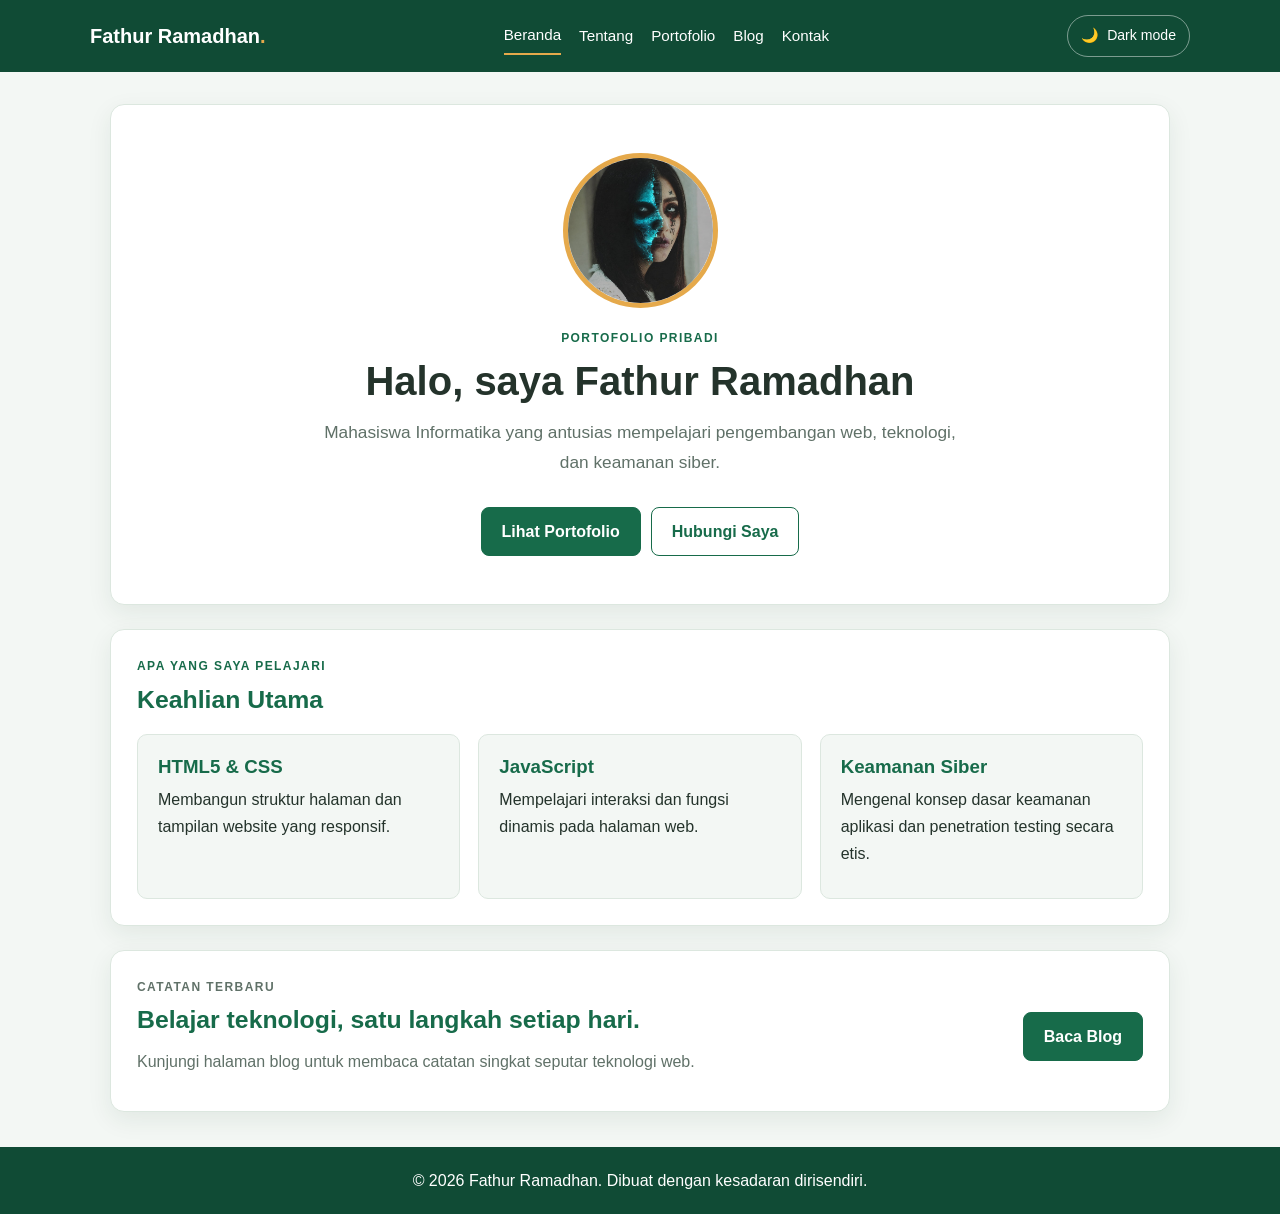
<file: index.html>
<!DOCTYPE html>
<html lang="id">
<head>
  <meta charset="UTF-8">
  <meta name="viewport" content="width=device-width, initial-scale=1.0">
  <meta name="description" content="Website portofolio dan blog teknologi Fathur Ramadhan.">
  <title>Beranda | Portofolio Fathur Ramadhan</title>
  <link rel="stylesheet" href="style.css">
  <script src="script.js" defer></script>
</head>
<body>
  <header class="site-header">
    <div class="isi header-inner">
      <a class="brand" href="index.html">Fathur Ramadhan<span>.</span></a>
      <nav aria-label="Navigasi utama">
        <a href="index.html" class="aktif">Beranda</a>
        <a href="tentang.html" >Tentang</a>
        <a href="portofolio.html" >Portofolio</a>
        <a href="blog.html" >Blog</a>
        <a href="kontak.html" >Kontak</a>
      </nav>
      <button class="theme-toggle" type="button" aria-label="Aktifkan mode gelap" aria-pressed="false">
        <span class="theme-icon" aria-hidden="true">🌙</span>
        <span class="theme-label">Dark mode</span>
      </button>
    </div>
  </header>

  <main>
    <section class="hero">
      <img src="foto.jpeg" alt="Foto profil Fathur Ramadhan" class="foto-profil">
      <p class="eyebrow">PORTOFOLIO PRIBADI</p>
      <h1>Halo, saya Fathur Ramadhan</h1>
      <p class="lead">Mahasiswa Informatika yang antusias mempelajari pengembangan web, teknologi, dan keamanan siber.</p>
      <div class="hero-actions">
        <a href="portofolio.html" class="tombol">Lihat Portofolio</a>
        <a href="kontak.html" class="tombol tombol-outline">Hubungi Saya</a>
      </div>
    </section>

    <section>
      <div class="section-heading">
        <p class="eyebrow">APA YANG SAYA PELAJARI</p>
        <h2>Keahlian Utama</h2>
      </div>
      <div class="skill-grid">
        <article class="info-card"><h3>HTML5 &amp; CSS</h3><p>Membangun struktur halaman dan tampilan website yang responsif.</p></article>
        <article class="info-card"><h3>JavaScript</h3><p>Mempelajari interaksi dan fungsi dinamis pada halaman web.</p></article>
        <article class="info-card"><h3>Keamanan Siber</h3><p>Mengenal konsep dasar keamanan aplikasi dan penetration testing secara etis.</p></article>
      </div>
    </section>

    <section class="callout">
      <div>
        <p class="eyebrow">CATATAN TERBARU</p>
        <h2>Belajar teknologi, satu langkah setiap hari.</h2>
        <p>Kunjungi halaman blog untuk membaca catatan singkat seputar teknologi web.</p>
      </div>
      <a href="blog.html" class="tombol">Baca Blog</a>
    </section>
  </main>

  <footer>
    <p>&copy; 2026 Fathur Ramadhan. Dibuat dengan kesadaran dirisendiri.</p>
  </footer>
</body>
</html>
</file>
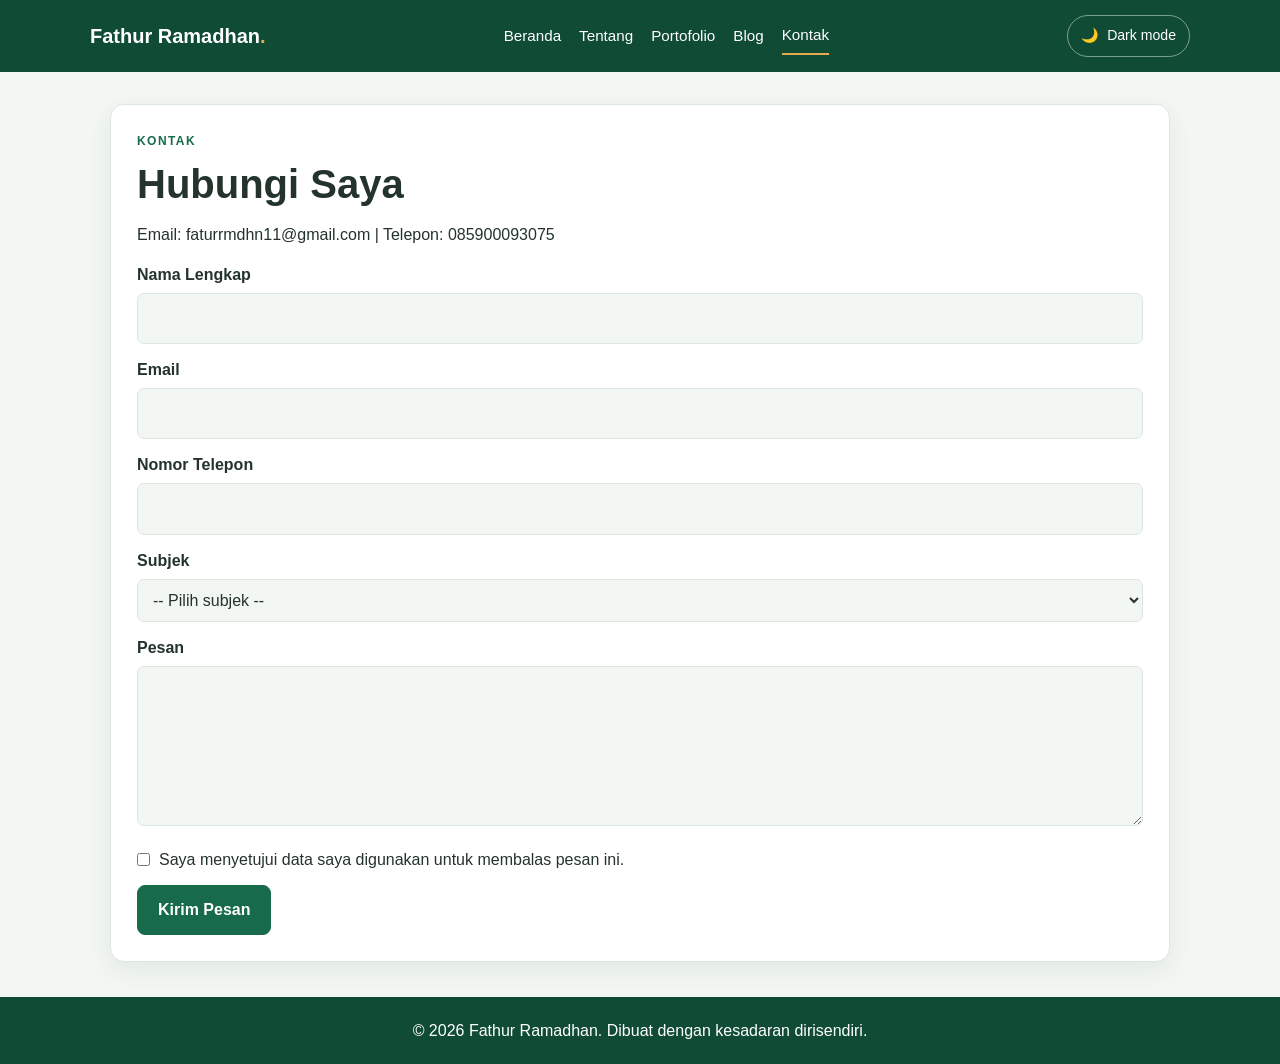
<file: kontak.html>
<!DOCTYPE html>
<html lang="id">
<head>
  <meta charset="UTF-8">
  <meta name="viewport" content="width=device-width, initial-scale=1.0">
  <meta name="description" content="Website portofolio dan blog teknologi Fathur Ramadhan.">
  <title>Kontak | Fathur Ramadhan</title>
  <link rel="stylesheet" href="style.css">
  <script src="script.js" defer></script>
</head>
<body>
  <header class="site-header">
    <div class="isi header-inner">
      <a class="brand" href="index.html">Fathur Ramadhan<span>.</span></a>
      <nav aria-label="Navigasi utama">
        <a href="index.html" >Beranda</a>
        <a href="tentang.html" >Tentang</a>
        <a href="portofolio.html" >Portofolio</a>
        <a href="blog.html" >Blog</a>
        <a href="kontak.html" class="aktif">Kontak</a>
      </nav>
      <button class="theme-toggle" type="button" aria-label="Aktifkan mode gelap" aria-pressed="false">
        <span class="theme-icon" aria-hidden="true">🌙</span>
        <span class="theme-label">Dark mode</span>
      </button>
    </div>
  </header>

  <main>
    <section>
      <p class="eyebrow">KONTAK</p>
      <h1>Hubungi Saya</h1>
      <p>Email: faturrmdhn11@gmail.com | Telepon: 085900093075</p>
      <form action="#" method="post">
        <label for="nama">Nama Lengkap</label>
        <input type="text" id="nama" name="nama" required minlength="3">
        <label for="email">Email</label>
        <input type="email" id="email" name="email" required>
        <label for="telp">Nomor Telepon</label>
        <input type="tel" id="telp" name="telp" pattern="[0-9]{10,13}" title="Masukkan 10-13 digit angka">
        <label for="subjek">Subjek</label>
        <select id="subjek" name="subjek" required>
          <option value="">-- Pilih subjek --</option>
          <option>Kerja sama</option><option>Pertanyaan</option><option>Lainnya</option>
        </select>
        <label for="pesan">Pesan</label>
        <textarea id="pesan" name="pesan" rows="5" required></textarea>
        <label class="checkbox-label"><input type="checkbox" name="setuju" required> Saya menyetujui data saya digunakan untuk membalas pesan ini.</label>
        <button type="submit" class="tombol">Kirim Pesan</button>
      </form>
    </section>
  </main>

  <footer>
    <p>&copy; 2026 Fathur Ramadhan. Dibuat dengan kesadaran dirisendiri.</p>
  </footer>
</body>
</html>
</file>
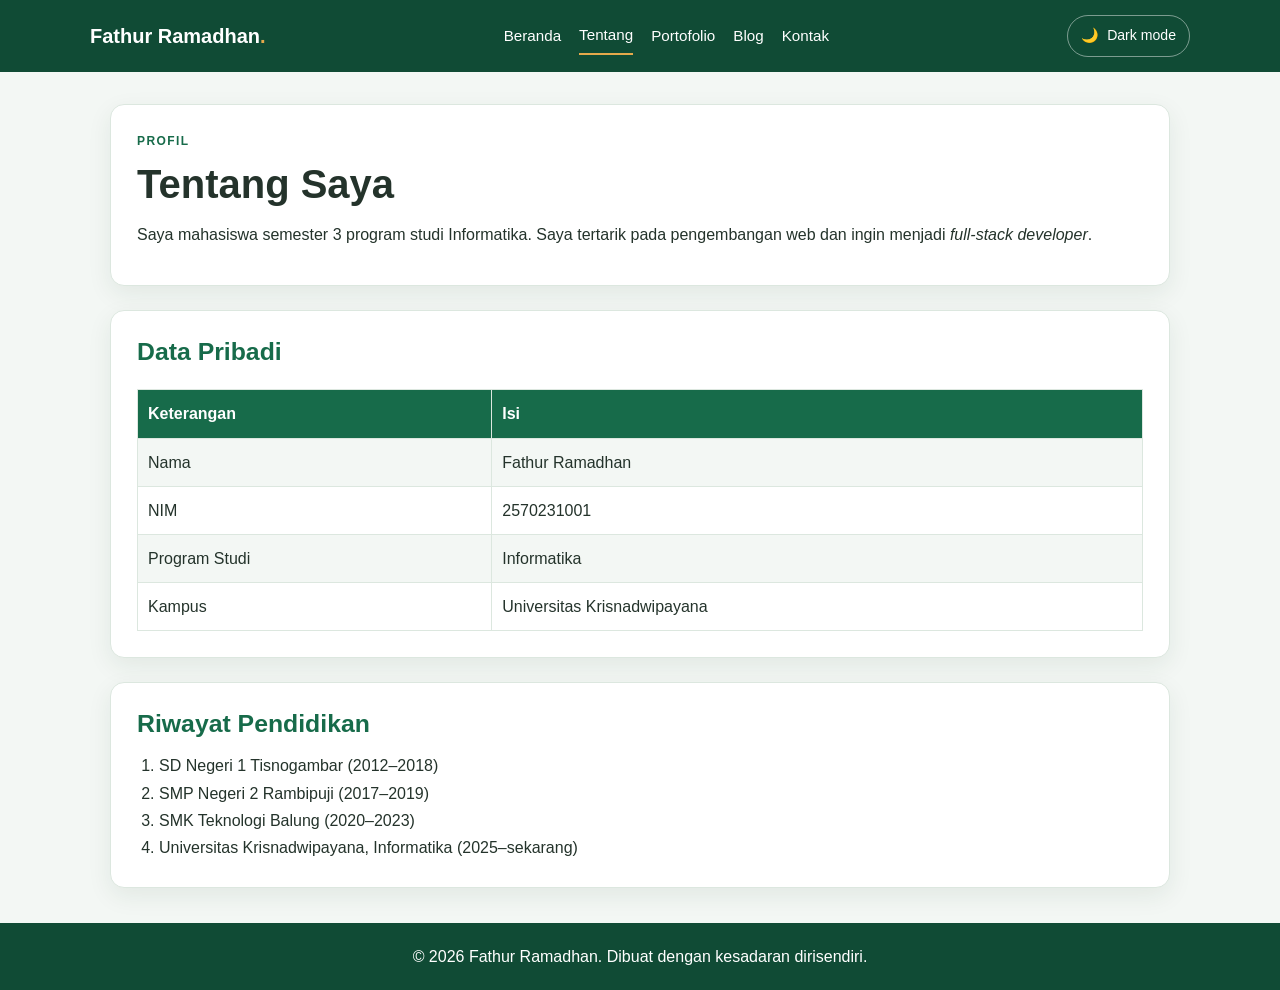
<file: tentang.html>
<!DOCTYPE html>
<html lang="id">
<head>
  <meta charset="UTF-8">
  <meta name="viewport" content="width=device-width, initial-scale=1.0">
  <meta name="description" content="Website portofolio dan blog teknologi Fathur Ramadhan.">
  <title>Tentang | Portofolio Fathur Ramadhan</title>
  <link rel="stylesheet" href="style.css">
  <script src="script.js" defer></script>
</head>
<body>
  <header class="site-header">
    <div class="isi header-inner">
      <a class="brand" href="index.html">Fathur Ramadhan<span>.</span></a>
      <nav aria-label="Navigasi utama">
        <a href="index.html" >Beranda</a>
        <a href="tentang.html" class="aktif">Tentang</a>
        <a href="portofolio.html" >Portofolio</a>
        <a href="blog.html" >Blog</a>
        <a href="kontak.html" >Kontak</a>
      </nav>
      <button class="theme-toggle" type="button" aria-label="Aktifkan mode gelap" aria-pressed="false">
        <span class="theme-icon" aria-hidden="true">🌙</span>
        <span class="theme-label">Dark mode</span>
      </button>
    </div>
  </header>

  <main>
    <section>
      <p class="eyebrow">PROFIL</p>
      <h1>Tentang Saya</h1>
      <p>Saya mahasiswa semester 3 program studi Informatika. Saya tertarik pada pengembangan web dan ingin menjadi <em>full-stack developer</em>.</p>
    </section>
    <section>
      <h2>Data Pribadi</h2>
      <div class="table-wrap">
        <table>
          <tr><th>Keterangan</th><th>Isi</th></tr>
          <tr><td>Nama</td><td>Fathur Ramadhan</td></tr>
          <tr><td>NIM</td><td>2570231001</td></tr>
          <tr><td>Program Studi</td><td>Informatika</td></tr>
          <tr><td>Kampus</td><td>Universitas Krisnadwipayana</td></tr>
        </table>
      </div>
    </section>
    <section>
      <h2>Riwayat Pendidikan</h2>
      <ol class="daftar">
        <li>SD Negeri 1 Tisnogambar (2012–2018)</li>
        <li>SMP Negeri 2 Rambipuji (2017–2019)</li>
        <li>SMK Teknologi Balung (2020–2023)</li>
        <li>Universitas Krisnadwipayana, Informatika (2025–sekarang)</li>
      </ol>
    </section>
  </main>

  <footer>
    <p>&copy; 2026 Fathur Ramadhan. Dibuat dengan kesadaran dirisendiri.</p>
  </footer>
</body>
</html>
</file>
<file: style.css>
:root {
  color-scheme: light;
  --warna-utama: #176b4a;
  --warna-gelap: #104b35;
  --warna-aksen: #e5a94b;
  --warna-latar: #f3f7f4;
  --warna-kartu: #ffffff;
  --warna-teks: #24332b;
  --warna-teks-redup: #607168;
  --warna-border: #dce7df;
  --bayangan: 0 8px 24px rgba(20, 60, 40, .08);
}
html[data-theme="dark"] {
  color-scheme: dark;
  --warna-utama: #62c697;
  --warna-gelap: #102a20;
  --warna-aksen: #f0bd69;
  --warna-latar: #101a15;
  --warna-kartu: #1b2921;
  --warna-teks: #e6f0e9;
  --warna-teks-redup: #b0c2b6;
  --warna-border: #34483b;
  --bayangan: 0 8px 24px rgba(0, 0, 0, .2);
}
* { box-sizing: border-box; margin: 0; padding: 0; }
html { scroll-behavior: smooth; }
body {
  font-family: "Segoe UI", Arial, sans-serif;
  line-height: 1.7;
  color: var(--warna-teks);
  background: var(--warna-latar);
  transition: background .25s ease, color .25s ease;
}
img { display: block; max-width: 100%; }
a { color: inherit; }
.site-header { background: var(--warna-gelap); color: #fff; padding: 15px 20px; }
.header-inner {
  max-width: 1100px; margin: 0 auto; display: flex;
  justify-content: space-between; align-items: center; gap: 18px; flex-wrap: wrap;
}
.brand { color: #fff; text-decoration: none; font-weight: 800; font-size: 1.25rem; }
.brand span { color: var(--warna-aksen); }
nav { display: flex; align-items: center; flex-wrap: wrap; gap: 18px; }
nav a { color: #fff; text-decoration: none; padding: 5px 0; font-size: .95rem; }
nav a:hover, nav a.aktif { border-bottom: 2px solid var(--warna-aksen); }
.theme-toggle {
  display: inline-flex; align-items: center; gap: 8px; border: 1px solid rgba(255,255,255,.45);
  border-radius: 999px; padding: 8px 13px; color: #fff; background: transparent;
  cursor: pointer; font: inherit; font-size: .88rem;
}
.theme-toggle:hover { background: rgba(255,255,255,.12); }
main { max-width: 1100px; margin: 32px auto; padding: 0 20px; }
section {
  background: var(--warna-kartu); padding: 26px; margin-bottom: 24px;
  border: 1px solid var(--warna-border); border-radius: 14px; box-shadow: var(--bayangan);
}
h1, h2, h3 { line-height: 1.25; }
h1 { font-size: clamp(1.8rem, 4vw, 2.5rem); margin-bottom: 12px; }
h2 { color: var(--warna-utama); margin-bottom: 12px; font-size: 1.55rem; }
h3 { margin-bottom: 8px; }
p { margin-bottom: 10px; }
.eyebrow { color: var(--warna-utama); font-weight: 800; letter-spacing: .12em; font-size: .75rem; margin-bottom: 8px; }
.hero { text-align: center; padding: 48px 25px; }
.foto-profil {
  width: 155px; height: 155px; margin: 0 auto 20px; border-radius: 50%;
  object-fit: cover; border: 5px solid var(--warna-aksen);
}
.hero h1 { margin-top: 8px; }
.lead { max-width: 650px; margin: 0 auto 18px; color: var(--warna-teks-redup); font-size: 1.08rem; }
.hero-actions { display: flex; justify-content: center; flex-wrap: wrap; gap: 10px; }
.tombol {
  display: inline-block; margin-top: 12px; padding: 10px 20px;
  background: var(--warna-utama); color: #fff; text-decoration: none;
  border: 1px solid var(--warna-utama); border-radius: 8px; cursor: pointer;
  font: inherit; font-weight: 650; transition: transform .2s ease, opacity .2s ease;
}
.tombol:hover { transform: translateY(-2px); opacity: .92; }
.tombol-outline { background: transparent; color: var(--warna-utama); }
.skill-grid, .kartu-wadah { display: grid; grid-template-columns: repeat(auto-fit, minmax(220px, 1fr)); gap: 18px; }
.info-card { padding: 20px; border: 1px solid var(--warna-border); border-radius: 10px; background: var(--warna-latar); }
.info-card h3 { color: var(--warna-utama); }
.callout { display: flex; justify-content: space-between; align-items: center; gap: 20px; }
.callout p { color: var(--warna-teks-redup); }
.kartu { overflow: hidden; border: 1px solid var(--warna-border); border-radius: 12px; background: var(--warna-kartu); }
.kartu img { width: 100%; height: 190px; object-fit: cover; }
.kartu .teks { padding: 18px; }
.kartu h2 { font-size: 1.2rem; }
.section-heading { margin-bottom: 18px; }
.gallery-grid { display: grid; grid-template-columns: repeat(3, 1fr); gap: 16px; }
.gallery-item { position: relative; overflow: hidden; min-height: 220px; border-radius: 12px; background: var(--warna-latar); }
.gallery-item img { width: 100%; height: 260px; object-fit: cover; transition: transform .45s ease, filter .45s ease; }
.gallery-item figcaption {
  position: absolute; inset: auto 0 0; padding: 35px 16px 14px; color: #fff;
  font-weight: 700; background: linear-gradient(transparent, rgba(0,0,0,.75));
}
.gallery-item:hover img { transform: scale(1.09); filter: brightness(.78); }
.table-wrap { width: 100%; overflow-x: auto; }
table { width: 100%; border-collapse: collapse; margin-top: 10px; min-width: 420px; }
th, td { border: 1px solid var(--warna-border); padding: 10px; text-align: left; }
th { background: var(--warna-utama); color: #fff; }
tr:nth-child(even) { background: var(--warna-latar); }
.daftar { padding-left: 22px; }
.blog-intro { text-align: center; }
.blog-list { display: grid; gap: 18px; }
.blog-card { display: grid; grid-template-columns: 260px 1fr; overflow: hidden; border: 1px solid var(--warna-border); border-radius: 12px; background: var(--warna-kartu); }
.blog-card img { width: 100%; height: 100%; min-height: 210px; object-fit: cover; }
.blog-content { padding: 20px; }
.blog-content h2 { margin-bottom: 10px; }
.article-meta, .form-note { color: var(--warna-teks-redup); font-size: .88rem; }
.text-link { color: var(--warna-utama); font-weight: 700; text-decoration-thickness: 2px; text-underline-offset: 3px; }
.article-details article { padding: 16px 0; border-bottom: 1px solid var(--warna-border); }
.article-details article:last-child { border-bottom: 0; }
form label { display: block; margin-top: 12px; font-weight: 650; }
form input[type="text"], form input[type="email"], form input[type="tel"],
form select, form textarea {
  width: 100%; padding: 11px; margin-top: 5px; border: 1px solid var(--warna-border);
  border-radius: 7px; font: inherit; color: var(--warna-teks); background: var(--warna-latar);
}
form input:focus, form select:focus, form textarea:focus { outline: 2px solid var(--warna-utama); outline-offset: 1px; }
form .checkbox-label { display: flex; align-items: flex-start; gap: 9px; font-weight: 400; }
.checkbox-label input { margin-top: 7px; }
footer { background: var(--warna-gelap); color: #fff; text-align: center; padding: 20px; margin-top: 35px; }
footer p { margin: 0; }
@media (max-width: 760px) {
  .header-inner { flex-direction: column; text-align: center; }
  nav { justify-content: center; gap: 12px 16px; }
  .theme-toggle { margin-top: 2px; }
  main { margin: 20px auto; padding: 0 14px; }
  section { padding: 20px; }
  .gallery-grid { grid-template-columns: repeat(2, 1fr); }
  .gallery-item img { height: 220px; }
  .blog-card { grid-template-columns: 1fr; }
  .blog-card img { height: 190px; min-height: 0; }
  .callout { align-items: flex-start; flex-direction: column; }
}
@media (max-width: 480px) {
  .brand { font-size: 1.15rem; }
  nav { gap: 8px 12px; }
  nav a { font-size: .88rem; }
  .hero { padding: 30px 16px; }
  .foto-profil { width: 130px; height: 130px; }
  .gallery-grid { grid-template-columns: 1fr; }
  .gallery-item img { height: 230px; }
  .hero-actions { flex-direction: column; align-items: stretch; }
  .hero-actions .tombol { text-align: center; }
}
</file>
